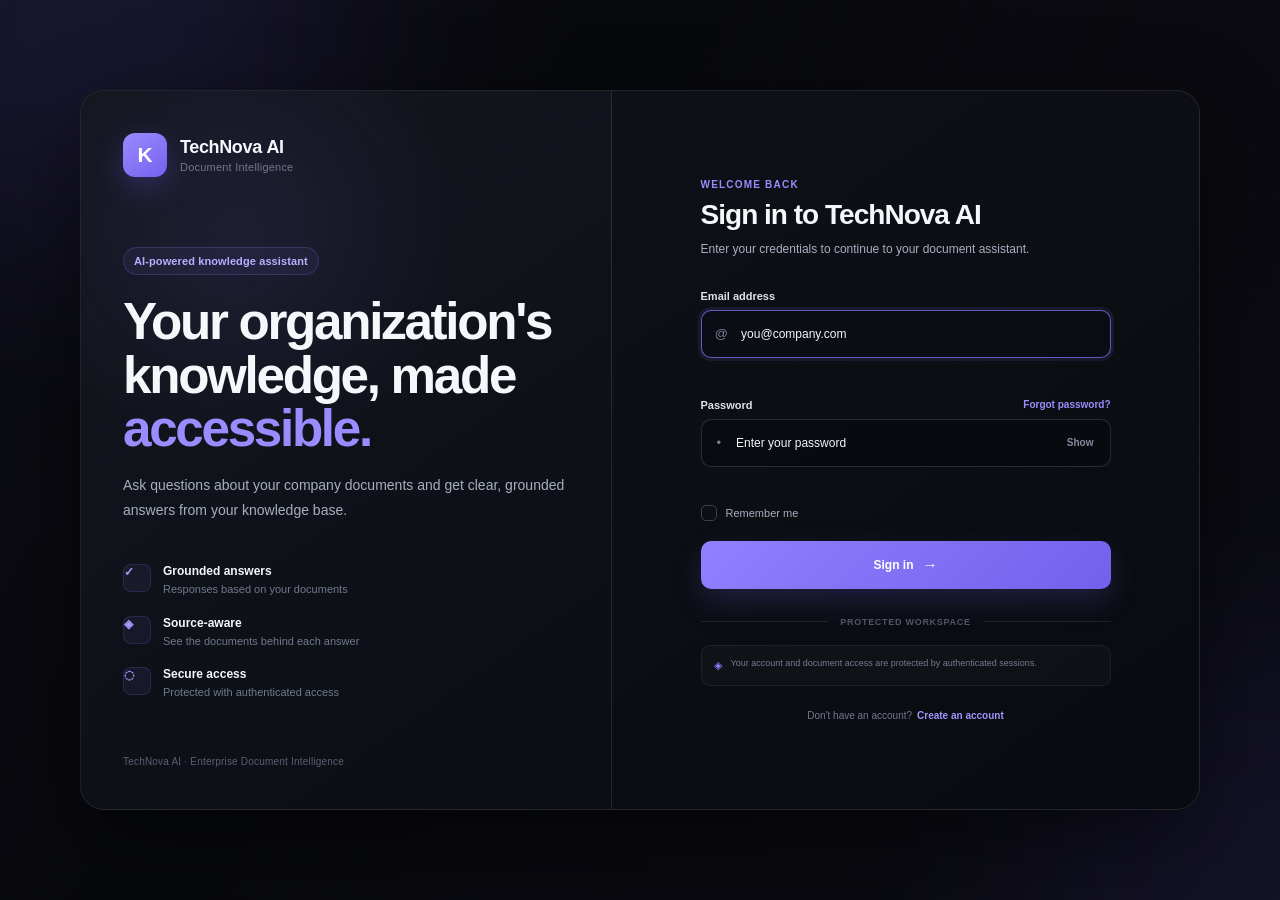
<file: frontend/login.html>
<!DOCTYPE html>
<html lang="en">

<head>
    <meta charset="UTF-8">
    <meta name="viewport" content="width=device-width, initial-scale=1.0">
    <meta name="description" content="Sign in to TechNova AI Document Intelligence">
    <meta name="theme-color" content="#090a0f">

    <title>Sign in — TechNova AI</title>

    <link rel="stylesheet" href="login.css">

    <!-- Dark theme autofill correction -->
    <style>
        .auth-card .input-wrap input,
        .auth-card .input-wrap input:focus {
            background: transparent !important;
            color: #f5f7fb !important;
            -webkit-text-fill-color: #f5f7fb !important;
            caret-color: #f5f7fb !important;
            outline: none;
            box-shadow: none;
        }

        .auth-card .input-wrap input:-webkit-autofill,
        .auth-card .input-wrap input:-webkit-autofill:hover,
        .auth-card .input-wrap input:-webkit-autofill:focus,
        .auth-card .input-wrap input:-webkit-autofill:active {
            -webkit-box-shadow: 0 0 0 1000px #0c0d14 inset !important;
            box-shadow: 0 0 0 1000px #0c0d14 inset !important;
            -webkit-text-fill-color: #f5f7fb !important;
            caret-color: #f5f7fb !important;
            transition: background-color 99999s ease-in-out 0s;
        }
    </style>
</head>

<body class="auth-page">

    <main class="auth-shell">

        <div class="auth-glow auth-glow-one"></div>
        <div class="auth-glow auth-glow-two"></div>

        <section class="auth-layout">

            <!-- BRAND PANEL -->
            <aside class="auth-brand-panel">

                <div class="brand-lockup">
                    <div class="brand-mark" aria-hidden="true">K</div>

                    <div>
                        <div class="brand-name">
                            TechNova <strong>AI</strong>
                        </div>
                        <div class="brand-subtitle">
                            Document Intelligence
                        </div>
                    </div>
                </div>

                <div class="brand-content">

                    <div class="brand-badge">
                        AI-powered knowledge assistant
                    </div>

                    <h1>
                        Your organization's
                        knowledge, made
                        <span>accessible.</span>
                    </h1>

                    <p>
                        Ask questions about your company documents
                        and get clear, grounded answers from your
                        knowledge base.
                    </p>

                    <div class="feature-list">

                        <div class="feature-item">
                            <span class="feature-icon" aria-hidden="true">✓</span>
                            <div>
                                <strong>Grounded answers</strong>
                                <span>Responses based on your documents</span>
                            </div>
                        </div>

                        <div class="feature-item">
                            <span class="feature-icon" aria-hidden="true">◈</span>
                            <div>
                                <strong>Source-aware</strong>
                                <span>See the documents behind each answer</span>
                            </div>
                        </div>

                        <div class="feature-item">
                            <span class="feature-icon" aria-hidden="true">◌</span>
                            <div>
                                <strong>Secure access</strong>
                                <span>Protected with authenticated access</span>
                            </div>
                        </div>

                    </div>
                </div>

                <div class="brand-footer">
                    TechNova AI · Enterprise Document Intelligence
                </div>

            </aside>

            <!-- LOGIN PANEL -->
            <section class="auth-card-wrap">

                <div class="auth-card">

                    <div class="mobile-brand">

                        <div class="brand-mark" aria-hidden="true">K</div>

                        <div>
                            <div class="brand-name">
                                TechNova <strong>AI</strong>
                            </div>
                            <div class="brand-subtitle">
                                Document Intelligence
                            </div>
                        </div>

                    </div>

                    <div class="auth-heading">

                        <div class="eyebrow">
                            Welcome back
                        </div>

                        <h2>Sign in to TechNova AI</h2>

                        <p>
                            Enter your credentials to continue
                            to your document assistant.
                        </p>

                    </div>

                    <!-- LOGIN ERROR -->
                    <div
                        id="loginError"
                        class="form-alert form-alert-error"
                        role="alert"
                        aria-live="polite"
                        hidden
                    ></div>

                    <!-- LOGIN SUCCESS -->
                    <div
                        id="loginSuccess"
                        class="form-alert form-alert-success"
                        role="status"
                        aria-live="polite"
                        hidden
                    ></div>

                    <form
                        id="loginForm"
                        class="auth-form"
                        novalidate
                    >

                        <!-- EMAIL -->
                        <div class="field-group">

                            <label for="email">
                                Email address
                            </label>

                            <div class="input-wrap">

                                <span class="input-icon" aria-hidden="true">
                                    @
                                </span>

                                <input
                                    id="email"
                                    name="email"
                                    type="email"
                                    autocomplete="email"
                                    inputmode="email"
                                    placeholder="you@company.com"
                                    maxlength="255"
                                    required
                                >

                            </div>

                            <span
                                id="emailError"
                                class="field-error"
                                aria-live="polite"
                            ></span>

                        </div>

                        <!-- PASSWORD -->
                        <div class="field-group">

                            <div class="field-label-row">

                                <label for="password">
                                    Password
                                </label>

                                <button
                                    id="forgotPasswordBtn"
                                    class="text-button"
                                    type="button"
                                >
                                    Forgot password?
                                </button>

                            </div>

                            <div class="input-wrap">

                                <span class="input-icon" aria-hidden="true">
                                    •
                                </span>

                                <input
                                    id="password"
                                    name="password"
                                    type="password"
                                    autocomplete="current-password"
                                    placeholder="Enter your password"
                                    maxlength="128"
                                    required
                                >

                                <button
                                    id="togglePassword"
                                    class="password-toggle"
                                    type="button"
                                    aria-label="Show password"
                                    title="Show password"
                                >
                                    Show
                                </button>

                            </div>

                            <span
                                id="passwordError"
                                class="field-error"
                                aria-live="polite"
                            ></span>

                        </div>

                        <!-- REMEMBER ME -->
                        <div class="form-options">

                            <label class="checkbox-label">

                                <input
                                    id="rememberMe"
                                    name="rememberMe"
                                    type="checkbox"
                                >

                                <span class="custom-checkbox">
                                    <span>✓</span>
                                </span>

                                <span>Remember me</span>

                            </label>

                        </div>

                        <!-- SIGN IN BUTTON -->
                        <button
                            id="loginBtn"
                            class="primary-button"
                            type="submit"
                        >

                            <span id="loginBtnText">
                                Sign in
                            </span>

                            <span
                                id="loginSpinner"
                                class="button-spinner"
                                aria-hidden="true"
                                hidden
                            ></span>

                            <span class="button-arrow" aria-hidden="true">
                                →
                            </span>

                        </button>

                    </form>

                    <!-- SECURITY INFORMATION -->
                    <div class="auth-divider">
                        <span>Protected workspace</span>
                    </div>

                    <div class="security-note">

                        <span class="security-icon" aria-hidden="true">
                            ◈
                        </span>

                        <span>
                            Your account and document access are
                            protected by authenticated sessions.
                        </span>

                    </div>

                    <!-- REGISTER LINK -->
                    <div class="auth-bottom">

                        <span>Don't have an account?</span>

                        <a href="/register.html">
                            Create an account
                        </a>

                    </div>

                </div>

            </section>

        </section>

    </main>

    <script src="login.js"></script>

</body>
</html>
</file>
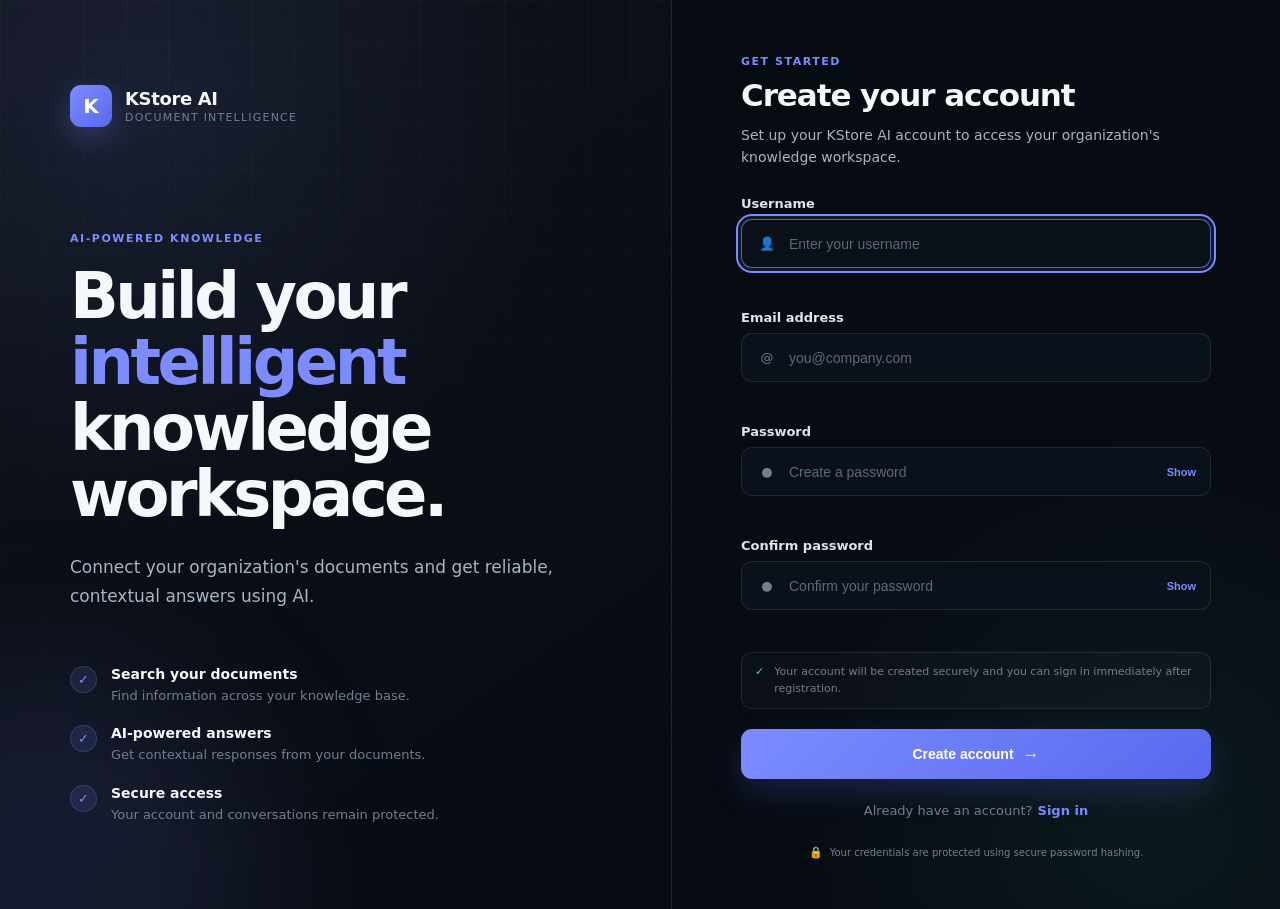
<file: frontend/register.html>
<!DOCTYPE html>
<html lang="en">
<head>
    <meta charset="UTF-8">

    <meta
        name="viewport"
        content="width=device-width, initial-scale=1.0"
    >

    <meta
        name="description"
        content="Create your KStore AI account"
    >

    <title>Create Account | KStore AI</title>

    <link
        rel="stylesheet"
        href="register.css"
    >
</head>

<body>

    <main class="auth-page">

        <!-- =========================================
             BRAND PANEL
        ========================================== -->

        <section class="brand-panel">

            <div class="brand-content">

                <div class="brand-header">

                    <div class="brand-mark">
                        K
                    </div>

                    <div>
                        <div class="brand-name">
                            KStore AI
                        </div>

                        <div class="brand-subtitle">
                            Document Intelligence
                        </div>
                    </div>

                </div>


                <div class="brand-message">

                    <span class="eyebrow">
                        AI-Powered Knowledge
                    </span>

                    <h1>
                        Build your
                        <span>intelligent</span>
                        knowledge workspace.
                    </h1>

                    <p>
                        Connect your organization's
                        documents and get reliable,
                        contextual answers using AI.
                    </p>

                </div>


                <div class="feature-list">

                    <div class="feature-item">

                        <div class="feature-icon">
                            ✓
                        </div>

                        <div>
                            <strong>
                                Search your documents
                            </strong>

                            <span>
                                Find information across
                                your knowledge base.
                            </span>
                        </div>

                    </div>


                    <div class="feature-item">

                        <div class="feature-icon">
                            ✓
                        </div>

                        <div>
                            <strong>
                                AI-powered answers
                            </strong>

                            <span>
                                Get contextual responses
                                from your documents.
                            </span>
                        </div>

                    </div>


                    <div class="feature-item">

                        <div class="feature-icon">
                            ✓
                        </div>

                        <div>
                            <strong>
                                Secure access
                            </strong>

                            <span>
                                Your account and conversations
                                remain protected.
                            </span>
                        </div>

                    </div>

                </div>

            </div>

        </section>


        <!-- =========================================
             REGISTER PANEL
        ========================================== -->

        <section class="form-panel">

            <div class="form-container">

                <div class="mobile-brand">

                    <div class="brand-mark">
                        K
                    </div>

                    <div>
                        <div class="brand-name">
                            KStore AI
                        </div>

                        <div class="brand-subtitle">
                            Document Intelligence
                        </div>
                    </div>

                </div>


                <div class="form-header">

                    <span class="form-eyebrow">
                        GET STARTED
                    </span>

                    <h2>
                        Create your account
                    </h2>

                    <p>
                        Set up your KStore AI account
                        to access your organization's
                        knowledge workspace.
                    </p>

                </div>


                <!-- =====================================
                     ALERTS
                ====================================== -->

                <div
                    id="registerError"
                    class="alert alert-error"
                    role="alert"
                    hidden
                ></div>


                <div
                    id="registerSuccess"
                    class="alert alert-success"
                    role="status"
                    hidden
                ></div>


                <!-- =====================================
                     REGISTER FORM
                ====================================== -->

                <form
                    id="registerForm"
                    novalidate
                >

                    <!-- Username -->

                    <div class="form-group">

                        <label
                            for="username"
                        >
                            Username
                        </label>

                        <div class="input-wrap">

                            <span class="input-icon">
                                👤
                            </span>

                            <input
                                type="text"
                                id="username"
                                name="username"
                                placeholder="Enter your username"
                                autocomplete="username"
                                maxlength="100"
                                required
                            >

                        </div>

                        <div
                            id="usernameError"
                            class="field-error"
                        ></div>

                    </div>


                    <!-- Email -->

                    <div class="form-group">

                        <label
                            for="email"
                        >
                            Email address
                        </label>

                        <div class="input-wrap">

                            <span class="input-icon">
                                @
                            </span>

                            <input
                                type="email"
                                id="email"
                                name="email"
                                placeholder="you@company.com"
                                autocomplete="email"
                                required
                            >

                        </div>

                        <div
                            id="emailError"
                            class="field-error"
                        ></div>

                    </div>


                    <!-- Password -->

                    <div class="form-group">

                        <label
                            for="password"
                        >
                            Password
                        </label>

                        <div class="input-wrap">

                            <span class="input-icon">
                                ●
                            </span>

                            <input
                                type="password"
                                id="password"
                                name="password"
                                placeholder="Create a password"
                                autocomplete="new-password"
                                required
                            >

                            <button
                                type="button"
                                id="togglePassword"
                                class="password-toggle"
                                aria-label="Show password"
                                title="Show password"
                            >
                                Show
                            </button>

                        </div>

                        <div
                            id="passwordError"
                            class="field-error"
                        ></div>


                        <!-- Password strength -->

                        <div
                            class="password-strength"
                            id="passwordStrength"
                            hidden
                        >

                            <div class="strength-header">

                                <span>
                                    Password strength
                                </span>

                                <span
                                    id="strengthLabel"
                                >
                                    -
                                </span>

                            </div>

                            <div class="strength-bar">

                                <span
                                    id="strengthFill"
                                ></span>

                            </div>

                        </div>

                    </div>


                    <!-- Confirm Password -->

                    <div class="form-group">

                        <label
                            for="confirmPassword"
                        >
                            Confirm password
                        </label>

                        <div class="input-wrap">

                            <span class="input-icon">
                                ●
                            </span>

                            <input
                                type="password"
                                id="confirmPassword"
                                name="confirmPassword"
                                placeholder="Confirm your password"
                                autocomplete="new-password"
                                required
                            >

                            <button
                                type="button"
                                id="toggleConfirmPassword"
                                class="password-toggle"
                                aria-label="Show password"
                                title="Show password"
                            >
                                Show
                            </button>

                        </div>

                        <div
                            id="confirmPasswordError"
                            class="field-error"
                        ></div>

                    </div>


                    <!-- Account information -->

                    <div class="account-note">

                        <span class="note-icon">
                            ✓
                        </span>

                        <span>
                            Your account will be created
                            securely and you can sign in
                            immediately after registration.
                        </span>

                    </div>


                    <!-- Submit -->

                    <button
                        type="submit"
                        id="registerBtn"
                        class="register-button"
                    >

                        <span id="registerBtnText">
                            Create account
                        </span>

                        <span
                            id="registerSpinner"
                            class="spinner"
                            hidden
                        ></span>

                        <span
                            class="button-arrow"
                        >
                            →
                        </span>

                    </button>

                </form>


                <!-- =====================================
                     LOGIN LINK
                ====================================== -->

                <div class="login-link">

                    <span>
                        Already have an account?
                    </span>

                    <a href="/login.html">
                        Sign in
                    </a>

                </div>


                <!-- =====================================
                     SECURITY NOTE
                ====================================== -->

                <div class="security-note">

                    <span class="security-icon">
                        🔒
                    </span>

                    <span>
                        Your credentials are protected
                        using secure password hashing.
                    </span>

                </div>

            </div>

        </section>

    </main>


    <script src="register.js"></script>

</body>
</html>
</file>
<file: frontend/login.css>
/* =========================================================
   KSTORE AI — AUTHENTICATION UI
   ========================================================= */

:root {
    --auth-bg: #08090d;
    --auth-surface: #0f1118;
    --auth-surface-soft: #12151e;
    --auth-border: rgba(255, 255, 255, 0.09);
    --auth-border-strong: rgba(255, 255, 255, 0.14);

    --auth-text: #f5f7fb;
    --auth-text-secondary: #a7afc0;
    --auth-text-muted: #70798d;

    --auth-primary: #8875ff;
    --auth-primary-hover: #9888ff;
    --auth-primary-soft: rgba(136, 117, 255, 0.12);

    --auth-success: #42d89a;
    --auth-danger: #ff6f7d;

    --auth-radius: 14px;
    --auth-shadow:
        0 30px 90px rgba(0, 0, 0, 0.48);
}


* {
    box-sizing: border-box;
}


html,
body {
    width: 100%;
    min-height: 100%;
    margin: 0;
}


body {
    font-family:
        Inter,
        ui-sans-serif,
        -apple-system,
        BlinkMacSystemFont,
        "Segoe UI",
        sans-serif;

    color: var(--auth-text);
    background: var(--auth-bg);

    -webkit-font-smoothing: antialiased;
    text-rendering: optimizeLegibility;
}


button,
input {
    font: inherit;
}


button {
    cursor: pointer;
}


button:disabled {
    cursor: not-allowed;
}


a {
    color: inherit;
}


.auth-page {
    min-height: 100vh;
    overflow-x: hidden;
}


.auth-shell {
    position: relative;

    min-height: 100vh;

    display: flex;
    align-items: center;
    justify-content: center;

    padding: 36px;

    overflow: hidden;
}


.auth-shell::before {
    content: "";

    position: absolute;
    inset: 0;

    background:
        linear-gradient(
            120deg,
            rgba(136, 117, 255, 0.035),
            transparent 35%,
            rgba(136, 117, 255, 0.025)
        );
}


.auth-shell::after {
    content: "";

    position: absolute;
    inset: 0;

    pointer-events: none;

    background-image:
        linear-gradient(
            rgba(255,255,255,0.018) 1px,
            transparent 1px
        ),
        linear-gradient(
            90deg,
            rgba(255,255,255,0.018) 1px,
            transparent 1px
        );

    background-size: 48px 48px;

    mask-image:
        linear-gradient(
            to bottom,
            black,
            transparent 80%
        );

    opacity: 0.28;
}


.auth-glow {
    position: absolute;

    width: 480px;
    height: 480px;

    border-radius: 50%;

    filter: blur(100px);

    pointer-events: none;

    opacity: 0.11;
}


.auth-glow-one {
    top: -220px;
    left: -140px;

    background: #7564ff;
}


.auth-glow-two {
    right: -220px;
    bottom: -220px;

    background: #5749c9;
}


.auth-layout {
    position: relative;
    z-index: 1;

    width: min(1120px, 100%);

    min-height: 680px;

    display: grid;
    grid-template-columns: 0.95fr 1.05fr;

    overflow: hidden;

    border: 1px solid var(--auth-border);

    border-radius: 24px;

    background:
        linear-gradient(
            145deg,
            rgba(17, 19, 27, 0.98),
            rgba(10, 11, 16, 0.98)
        );

    box-shadow: var(--auth-shadow);
}


/* =========================================================
   BRAND PANEL
   ========================================================= */

.auth-brand-panel {
    position: relative;

    display: flex;
    flex-direction: column;

    padding: 42px;

    border-right: 1px solid var(--auth-border);

    background:
        radial-gradient(
            circle at 30% 20%,
            rgba(136, 117, 255, 0.10),
            transparent 32%
        ),
        linear-gradient(
            145deg,
            rgba(20, 22, 31, 0.96),
            rgba(12, 14, 20, 0.98)
        );
}


.brand-lockup,
.mobile-brand {
    display: flex;
    align-items: center;
    gap: 13px;
}


.brand-mark {
    width: 44px;
    height: 44px;

    display: grid;
    place-items: center;

    flex: 0 0 auto;

    border-radius: 12px;

    color: white;

    font-size: 21px;
    font-weight: 800;

    background:
        linear-gradient(
            145deg,
            #9b8aff,
            #7561ef
        );

    box-shadow:
        0 10px 30px rgba(117, 97, 239, 0.28);
}


.brand-name {
    font-size: 18px;
    font-weight: 700;
    letter-spacing: -0.02em;
}


.brand-name strong {
    font-weight: 800;
}


.brand-subtitle {
    margin-top: 3px;

    color: var(--auth-text-muted);

    font-size: 11px;
    font-weight: 500;

    letter-spacing: 0.02em;
}


.brand-content {
    margin: auto 0;
    padding: 70px 0 55px;
}


.brand-badge {
    display: inline-flex;
    align-items: center;

    padding: 7px 10px;

    border: 1px solid rgba(136, 117, 255, 0.22);
    border-radius: 999px;

    color: #b9afff;

    background: rgba(136, 117, 255, 0.07);

    font-size: 11px;
    font-weight: 600;
    letter-spacing: 0.01em;
}


.brand-content h1 {
    max-width: 470px;

    margin: 20px 0 18px;

    font-size: clamp(34px, 4vw, 52px);
    line-height: 1.04;

    letter-spacing: -0.045em;
}


.brand-content h1 span {
    color: #9a8cff;
}


.brand-content > p {
    max-width: 470px;

    margin: 0;

    color: var(--auth-text-secondary);

    font-size: 14px;
    line-height: 1.75;
}


.feature-list {
    display: grid;
    gap: 18px;

    margin-top: 42px;
}


.feature-item {
    display: flex;
    align-items: flex-start;
    gap: 12px;
}


.feature-icon {
    width: 28px;
    height: 28px;

    display: grid;
    place-items: center;

    flex: 0 0 auto;

    border: 1px solid rgba(136, 117, 255, 0.16);
    border-radius: 8px;

    color: #a69bff;

    background: rgba(136, 117, 255, 0.08);

    font-size: 12px;
    font-weight: 700;
}


.feature-item strong,
.feature-item span {
    display: block;
}


.feature-item strong {
    margin-bottom: 3px;

    font-size: 12px;
    font-weight: 650;
}


.feature-item div > span {
    color: var(--auth-text-muted);

    font-size: 11px;
    line-height: 1.5;
}


.brand-footer {
    color: #596174;

    font-size: 10px;
    letter-spacing: 0.02em;
}


/* =========================================================
   LOGIN PANEL
   ========================================================= */

.auth-card-wrap {
    display: flex;
    align-items: center;
    justify-content: center;

    padding: 48px;
}


.auth-card {
    width: min(410px, 100%);
}


.mobile-brand {
    display: none;
}


.auth-heading {
    margin-bottom: 30px;
}


.eyebrow {
    margin-bottom: 9px;

    color: #9a8cff;

    font-size: 10px;
    font-weight: 700;

    letter-spacing: 0.12em;
    text-transform: uppercase;
}


.auth-heading h2 {
    margin: 0 0 9px;

    color: var(--auth-text);

    font-size: 28px;
    line-height: 1.15;

    letter-spacing: -0.035em;
}


.auth-heading p {
    margin: 0;

    color: var(--auth-text-secondary);

    font-size: 12px;
    line-height: 1.65;
}


.auth-form {
    display: grid;
    gap: 20px;
}


.field-group {
    display: grid;
    gap: 8px;
}


.field-group label {
    color: #dfe3ec;

    font-size: 11px;
    font-weight: 600;
}


.field-label-row {
    display: flex;
    align-items: center;
    justify-content: space-between;

    gap: 16px;
}


.text-button {
    padding: 0;

    border: 0;

    color: #9b8fff;

    background: transparent;

    font-size: 10px;
    font-weight: 600;
}


.text-button:hover {
    color: #b4abff;
}


.input-wrap {
    position: relative;

    display: flex;
    align-items: center;

    height: 48px;

    border: 1px solid var(--auth-border-strong);
    border-radius: 10px;

    background: rgba(8, 10, 15, 0.58);

    transition:
        border-color 160ms ease,
        box-shadow 160ms ease,
        background 160ms ease;
}


.input-wrap:focus-within {
    border-color: rgba(136, 117, 255, 0.72);

    background: rgba(12, 13, 20, 0.9);

    box-shadow:
        0 0 0 3px rgba(136, 117, 255, 0.10);
}


.input-wrap.invalid {
    border-color: rgba(255, 111, 125, 0.75);
}


.input-icon {
    width: 44px;

    display: grid;
    place-items: center;

    color: #777f93;

    font-size: 13px;
}


.input-wrap input {
    min-width: 0;
    width: 100%;
    height: 100%;

    padding: 0 12px 0 0;

    border: 0;
    outline: 0;

    color: var(--auth-text);

    background: transparent;

    font-size: 12px;
}


.input-wrap input::placeholder {
    color: #596174;
}


.password-toggle {
    margin-right: 8px;
    padding: 7px 8px;

    border: 0;
    border-radius: 7px;

    color: #858da0;

    background: transparent;

    font-size: 10px;
    font-weight: 600;
}


.password-toggle:hover {
    color: #b7bdca;

    background: rgba(255, 255, 255, 0.05);
}


.field-error {
    min-height: 13px;

    color: var(--auth-danger);

    font-size: 10px;
    line-height: 1.3;
}


.form-options {
    display: flex;
    align-items: center;

    margin-top: -3px;
}


.checkbox-label {
    display: inline-flex !important;
    align-items: center;
    gap: 9px;

    color: var(--auth-text-secondary) !important;

    font-size: 11px !important;
    font-weight: 500 !important;

    cursor: pointer;
}


.checkbox-label input {
    position: absolute;

    width: 1px;
    height: 1px;

    opacity: 0;
}


.custom-checkbox {
    width: 16px;
    height: 16px;

    display: grid;
    place-items: center;

    border: 1px solid #3b4050;
    border-radius: 5px;

    background: #0d0f15;

    transition:
        border-color 150ms ease,
        background 150ms ease;
}


.custom-checkbox span {
    display: none;

    color: white;

    font-size: 9px;
    font-weight: 800;
}


.checkbox-label input:checked + .custom-checkbox {
    border-color: var(--auth-primary);

    background: var(--auth-primary);
}


.checkbox-label input:checked + .custom-checkbox span {
    display: block;
}


.primary-button {
    width: 100%;
    height: 48px;

    display: flex;
    align-items: center;
    justify-content: center;

    gap: 9px;

    border: 0;
    border-radius: 10px;

    color: white;

    background:
        linear-gradient(
            135deg,
            #9180ff,
            #7460eb
        );

    box-shadow:
        0 12px 28px rgba(117, 96, 235, 0.20);

    font-size: 12px;
    font-weight: 700;

    transition:
        transform 150ms ease,
        filter 150ms ease,
        box-shadow 150ms ease;
}


.primary-button:hover:not(:disabled) {
    filter: brightness(1.06);

    transform: translateY(-1px);

    box-shadow:
        0 15px 32px rgba(117, 96, 235, 0.28);
}


.primary-button:active:not(:disabled) {
    transform: translateY(0);
}


.primary-button:disabled {
    opacity: 0.65;
}


.button-arrow {
    font-size: 15px;
}


.button-spinner {
    width: 14px;
    height: 14px;

    border: 2px solid rgba(255,255,255,0.35);
    border-top-color: white;

    border-radius: 50%;

    animation:
        auth-spin 700ms linear infinite;
}


@keyframes auth-spin {
    to {
        transform: rotate(360deg);
    }
}


/* =========================================================
   ALERTS
   ========================================================= */

.form-alert {
    margin-bottom: 18px;

    padding: 11px 12px;

    border-radius: 9px;

    font-size: 11px;
    line-height: 1.5;
}


.form-alert-error {
    border: 1px solid rgba(255, 111, 125, 0.20);

    color: #ffb4bc;

    background: rgba(255, 111, 125, 0.07);
}


.form-alert-success {
    border: 1px solid rgba(66, 216, 154, 0.20);

    color: #91e7c1;

    background: rgba(66, 216, 154, 0.07);
}


/* =========================================================
   FOOTER / SECURITY
   ========================================================= */

.auth-divider {
    display: flex;
    align-items: center;
    gap: 12px;

    margin: 28px 0 18px;

    color: #4f5667;

    font-size: 9px;
    font-weight: 600;

    letter-spacing: 0.08em;
    text-transform: uppercase;
}


.auth-divider::before,
.auth-divider::after {
    content: "";

    height: 1px;

    flex: 1;

    background: var(--auth-border);
}


.security-note {
    display: flex;
    align-items: flex-start;
    gap: 9px;

    padding: 11px 12px;

    border: 1px solid rgba(255,255,255,0.06);
    border-radius: 9px;

    color: #737c90;

    background: rgba(255,255,255,0.025);

    font-size: 9px;
    line-height: 1.55;
}


.security-icon {
    color: #8d80ff;

    font-size: 11px;
}


.auth-bottom {
    display: flex;
    justify-content: center;
    gap: 5px;

    margin-top: 24px;

    color: #70798b;

    font-size: 10px;
}


.auth-bottom a {
    color: #a095ff;

    font-weight: 650;

    text-decoration: none;
}


.auth-bottom a:hover {
    color: #bbb3ff;
}


/* =========================================================
   ACCESSIBILITY
   ========================================================= */

button:focus-visible,
a:focus-visible,
input:focus-visible {
    outline: 2px solid rgba(136,117,255,0.8);
    outline-offset: 3px;
}


/* =========================================================
   RESPONSIVE
   ========================================================= */

@media (max-width: 900px) {

    .auth-shell {
        padding: 20px;
    }


    .auth-layout {
        grid-template-columns: 1fr;

        min-height: auto;

        max-width: 520px;
    }


    .auth-brand-panel {
        display: none;
    }


    .auth-card-wrap {
        padding: 42px 34px;
    }


    .mobile-brand {
        display: flex;

        margin-bottom: 42px;
    }
}


@media (max-width: 520px) {

    .auth-shell {
        align-items: flex-start;

        padding: 14px;
    }


    .auth-layout {
        width: 100%;

        border-radius: 18px;
    }


    .auth-card-wrap {
        padding: 30px 20px 28px;
    }


    .mobile-brand {
        margin-bottom: 34px;
    }


    .auth-heading h2 {
        font-size: 25px;
    }


    .auth-heading p {
        font-size: 11px;
    }


    .auth-bottom {
        flex-direction: column;
        align-items: center;

        gap: 5px;
    }
}


@media (prefers-reduced-motion: reduce) {

    *,
    *::before,
    *::after {
        scroll-behavior: auto !important;

        animation-duration: 0.01ms !important;
        animation-iteration-count: 1 !important;

        transition-duration: 0.01ms !important;
    }
}
</file>
<file: frontend/register.css>
/* =====================================================
   KSTORE AI
   REGISTER PAGE
===================================================== */

:root {

    --bg-primary: #070b12;
    --bg-secondary: #0c111b;
    --bg-card: #101722;

    --border: rgba(255, 255, 255, 0.09);
    --border-hover: rgba(255, 255, 255, 0.16);

    --text-primary: #f5f7fa;
    --text-secondary: #aab3c2;
    --text-muted: #737e8f;

    --accent: #7c8cff;
    --accent-hover: #8d9bff;

    --danger: #ff6b7a;
    --success: #49d69a;

    --input-bg: #0b111a;

    --shadow:
        0 25px 70px rgba(0, 0, 0, 0.35);

    --radius: 14px;
}


/* =====================================================
   RESET
===================================================== */

* {
    box-sizing: border-box;
    margin: 0;
    padding: 0;
}


html,
body {
    width: 100%;
    min-height: 100%;
}


body {

    font-family:
        Inter,
        ui-sans-serif,
        system-ui,
        -apple-system,
        BlinkMacSystemFont,
        "Segoe UI",
        sans-serif;

    background:
        radial-gradient(
            circle at 10% 10%,
            rgba(124, 140, 255, 0.12),
            transparent 32%
        ),
        radial-gradient(
            circle at 90% 90%,
            rgba(75, 211, 154, 0.07),
            transparent 28%
        ),
        var(--bg-primary);

    color: var(--text-primary);

    -webkit-font-smoothing:
        antialiased;
}


/* =====================================================
   PAGE
===================================================== */

.auth-page {

    min-height: 100vh;

    display: grid;

    grid-template-columns:
        minmax(0, 1.05fr)
        minmax(440px, 0.95fr);

}


/* =====================================================
   BRAND PANEL
===================================================== */

.brand-panel {

    position: relative;

    display: flex;
    align-items: center;

    padding: 70px;

    overflow: hidden;

    border-right:
        1px solid var(--border);

    background:
        linear-gradient(
            145deg,
            rgba(255,255,255,0.025),
            rgba(255,255,255,0)
        );
}


/* Background grid */

.brand-panel::before {

    content: "";

    position: absolute;

    inset: 0;

    background-image:
        linear-gradient(
            rgba(255,255,255,0.025) 1px,
            transparent 1px
        ),
        linear-gradient(
            90deg,
            rgba(255,255,255,0.025) 1px,
            transparent 1px
        );

    background-size: 42px 42px;

    mask-image:
        linear-gradient(
            to bottom,
            black,
            transparent
        );

    pointer-events: none;
}


/* Glow */

.brand-panel::after {

    content: "";

    position: absolute;

    width: 420px;
    height: 420px;

    left: -160px;
    bottom: -180px;

    border-radius: 50%;

    background:
        rgba(124, 140, 255, 0.12);

    filter: blur(80px);

    pointer-events: none;
}


.brand-content {

    position: relative;

    z-index: 2;

    max-width: 640px;

    width: 100%;

    margin: 0 auto;
}


/* =====================================================
   BRAND
===================================================== */

.brand-header {

    display: flex;

    align-items: center;

    gap: 13px;
}


.brand-mark {

    width: 42px;
    height: 42px;

    display: flex;

    align-items: center;
    justify-content: center;

    border-radius: 11px;

    background:
        linear-gradient(
            135deg,
            var(--accent),
            #5969ee
        );

    color: white;

    font-size: 20px;
    font-weight: 800;

    box-shadow:
        0 10px 30px
        rgba(124, 140, 255, 0.28);
}


.brand-name {

    font-size: 18px;

    font-weight: 750;

    letter-spacing:
        -0.02em;
}


.brand-subtitle {

    margin-top: 2px;

    color: var(--text-muted);

    font-size: 11px;

    text-transform: uppercase;

    letter-spacing:
        0.11em;
}


/* =====================================================
   BRAND MESSAGE
===================================================== */

.brand-message {

    margin-top: 100px;
}


.eyebrow,
.form-eyebrow {

    display: inline-block;

    color: var(--accent);

    font-size: 11px;

    font-weight: 750;

    letter-spacing:
        0.14em;

    text-transform: uppercase;
}


.brand-message h1 {

    margin-top: 18px;

    max-width: 620px;

    font-size:
        clamp(42px, 5vw, 68px);

    line-height: 1.03;

    letter-spacing:
        -0.055em;

    font-weight: 750;
}


.brand-message h1 span {

    color: var(--accent);
}


.brand-message p {

    max-width: 540px;

    margin-top: 25px;

    color: var(--text-secondary);

    font-size: 17px;

    line-height: 1.7;
}


/* =====================================================
   FEATURES
===================================================== */

.feature-list {

    display: flex;

    flex-direction: column;

    gap: 20px;

    margin-top: 55px;
}


.feature-item {

    display: flex;

    align-items: flex-start;

    gap: 14px;
}


.feature-icon {

    flex: 0 0 auto;

    width: 27px;
    height: 27px;

    display: flex;

    align-items: center;
    justify-content: center;

    border-radius: 50%;

    background:
        rgba(124, 140, 255, 0.12);

    border:
        1px solid
        rgba(124, 140, 255, 0.22);

    color: var(--accent);

    font-size: 13px;

    font-weight: 800;
}


.feature-item strong {

    display: block;

    font-size: 14px;

    font-weight: 650;
}


.feature-item span {

    display: block;

    margin-top: 4px;

    color: var(--text-muted);

    font-size: 13px;

    line-height: 1.5;
}


/* =====================================================
   FORM PANEL
===================================================== */

.form-panel {

    display: flex;

    align-items: center;

    justify-content: center;

    padding: 50px 42px;

    overflow-y: auto;
}


.form-container {

    width: 100%;

    max-width: 470px;

    margin: auto;
}


/* Mobile brand */

.mobile-brand {

    display: none;
}


/* =====================================================
   FORM HEADER
===================================================== */

.form-header {

    margin-bottom: 28px;
}


.form-header h2 {

    margin-top: 9px;

    font-size: 31px;

    line-height: 1.15;

    letter-spacing:
        -0.035em;
}


.form-header p {

    margin-top: 10px;

    color: var(--text-secondary);

    font-size: 14px;

    line-height: 1.6;
}


/* =====================================================
   ALERTS
===================================================== */

.alert {

    margin-bottom: 20px;

    padding: 13px 15px;

    border-radius: 11px;

    font-size: 13px;

    line-height: 1.5;
}


.alert-error {

    background:
        rgba(255, 107, 122, 0.08);

    border:
        1px solid
        rgba(255, 107, 122, 0.2);

    color: #ff9da8;
}


.alert-success {

    background:
        rgba(73, 214, 154, 0.08);

    border:
        1px solid
        rgba(73, 214, 154, 0.2);

    color: #74e6b4;
}


/* =====================================================
   FORM
===================================================== */

.form-group {

    margin-bottom: 19px;
}


.form-group label {

    display: block;

    margin-bottom: 8px;

    color: #dfe4ec;

    font-size: 13px;

    font-weight: 600;
}


.input-wrap {

    position: relative;

    display: flex;

    align-items: center;
}


.input-icon {

    position: absolute;

    left: 15px;

    width: 22px;

    color: var(--text-muted);

    font-size: 13px;

    text-align: center;

    pointer-events: none;

    z-index: 2;
}


.input-wrap input {

    width: 100%;

    height: 49px;

    padding:
        0 15px
        0 47px;

    border:
        1px solid var(--border);

    border-radius: 11px;

    outline: none;

    background: var(--input-bg);

    color: var(--text-primary);

    font-size: 14px;

    transition:
        border-color .2s ease,
        box-shadow .2s ease,
        background .2s ease;
}


.input-wrap input::placeholder {

    color: #5e6878;
}


.input-wrap input:hover {

    border-color:
        var(--border-hover);
}


.input-wrap input:focus {

    border-color:
        rgba(124, 140, 255, 0.65);

    background:
        rgba(11, 17, 26, 0.95);

    box-shadow:
        0 0 0 3px
        rgba(124, 140, 255, 0.1);
}


/* Invalid */

.input-wrap.invalid input {

    border-color:
        rgba(255, 107, 122, 0.65);

    box-shadow:
        0 0 0 3px
        rgba(255, 107, 122, 0.07);
}


.field-error {

    min-height: 18px;

    margin-top: 5px;

    color: #ff8f9b;

    font-size: 11px;
}


/* =====================================================
   PASSWORD TOGGLE
===================================================== */

.password-toggle {

    position: absolute;

    right: 9px;

    top: 50%;

    transform:
        translateY(-50%);

    border: 0;

    background: transparent;

    color: var(--accent);

    font-size: 11px;

    font-weight: 650;

    cursor: pointer;

    padding: 6px;

    border-radius: 6px;
}


.password-toggle:hover {

    background:
        rgba(124, 140, 255, 0.08);
}


/* =====================================================
   PASSWORD STRENGTH
===================================================== */

.password-strength {

    margin-top: 4px;
}


.strength-header {

    display: flex;

    justify-content: space-between;

    margin-bottom: 7px;

    color: var(--text-muted);

    font-size: 10px;
}


#strengthLabel {

    font-weight: 650;
}


.strength-bar {

    height: 4px;

    overflow: hidden;

    border-radius: 99px;

    background:
        rgba(255,255,255,0.07);
}


#strengthFill {

    display: block;

    width: 0%;

    height: 100%;

    border-radius: inherit;

    transition:
        width .25s ease;
}


/* =====================================================
   ACCOUNT NOTE
===================================================== */

.account-note {

    display: flex;

    align-items: flex-start;

    gap: 10px;

    margin:
        3px 0 20px;

    padding: 11px 13px;

    border:
        1px solid var(--border);

    border-radius: 10px;

    background:
        rgba(255,255,255,0.018);

    color: var(--text-muted);

    font-size: 11px;

    line-height: 1.5;
}


.note-icon {

    color: var(--success);

    font-weight: 800;
}


/* =====================================================
   BUTTON
===================================================== */

.register-button {

    position: relative;

    width: 100%;

    height: 50px;

    display: flex;

    align-items: center;

    justify-content: center;

    gap: 9px;

    border: 0;

    border-radius: 11px;

    background:
        linear-gradient(
            135deg,
            var(--accent),
            #5969ee
        );

    color: white;

    font-size: 14px;

    font-weight: 700;

    cursor: pointer;

    box-shadow:
        0 13px 32px
        rgba(91, 105, 238, 0.22);

    transition:
        transform .2s ease,
        filter .2s ease,
        box-shadow .2s ease;
}


.register-button:hover:not(:disabled) {

    transform:
        translateY(-1px);

    filter:
        brightness(1.06);

    box-shadow:
        0 17px 38px
        rgba(91, 105, 238, 0.28);
}


.register-button:active:not(:disabled) {

    transform:
        translateY(0);
}


.register-button:disabled {

    cursor: not-allowed;

    opacity: 0.7;
}


.button-arrow {

    font-size: 17px;

    line-height: 1;
}


/* =====================================================
   SPINNER
===================================================== */

.spinner {

    width: 16px;
    height: 16px;

    border:
        2px solid
        rgba(255,255,255,0.35);

    border-top-color:
        white;

    border-radius: 50%;

    animation:
        spin .7s linear infinite;
}


@keyframes spin {

    to {
        transform:
            rotate(360deg);
    }
}


/* =====================================================
   LOGIN LINK
===================================================== */

.login-link {

    display: flex;

    align-items: center;

    justify-content: center;

    gap: 5px;

    margin-top: 24px;

    color: var(--text-muted);

    font-size: 13px;
}


.login-link a {

    color: var(--accent);

    font-weight: 650;

    text-decoration: none;
}


.login-link a:hover {

    color: var(--accent-hover);

    text-decoration: underline;
}


/* =====================================================
   SECURITY NOTE
===================================================== */

.security-note {

    display: flex;

    align-items: center;

    justify-content: center;

    gap: 7px;

    margin-top: 28px;

    color: var(--text-muted);

    font-size: 10px;

    text-align: center;
}


.security-icon {

    font-size: 11px;
}


/* =====================================================
   RESPONSIVE
===================================================== */

@media (max-width: 1000px) {

    .auth-page {

        grid-template-columns:
            1fr;
    }


    .brand-panel {

        display: none;
    }


    .form-panel {

        min-height: 100vh;

        padding:
            40px 24px;
    }


    .mobile-brand {

        display: flex;

        align-items: center;

        justify-content: center;

        gap: 11px;

        margin-bottom: 55px;
    }


    .mobile-brand .brand-mark {

        width: 38px;
        height: 38px;

        font-size: 18px;
    }


    .mobile-brand .brand-name {

        font-size: 17px;
    }


    .form-container {

        max-width: 460px;
    }
}


@media (max-width: 520px) {

    .form-panel {

        padding:
            28px 18px;
    }


    .mobile-brand {

        margin-bottom: 40px;
    }


    .form-header h2 {

        font-size: 27px;
    }


    .form-header p {

        font-size: 13px;
    }


    .input-wrap input {

        height: 48px;
    }
}


/* =====================================================
   ACCESSIBILITY
===================================================== */

button:focus-visible,
input:focus-visible,
a:focus-visible {

    outline:
        2px solid var(--accent);

    outline-offset: 3px;
}


/* Reduced motion */

@media (prefers-reduced-motion: reduce) {

    *,
    *::before,
    *::after {

        animation-duration:
            0.01ms !important;

        animation-iteration-count:
            1 !important;

        transition-duration:
            0.01ms !important;
    }
}
</file>
